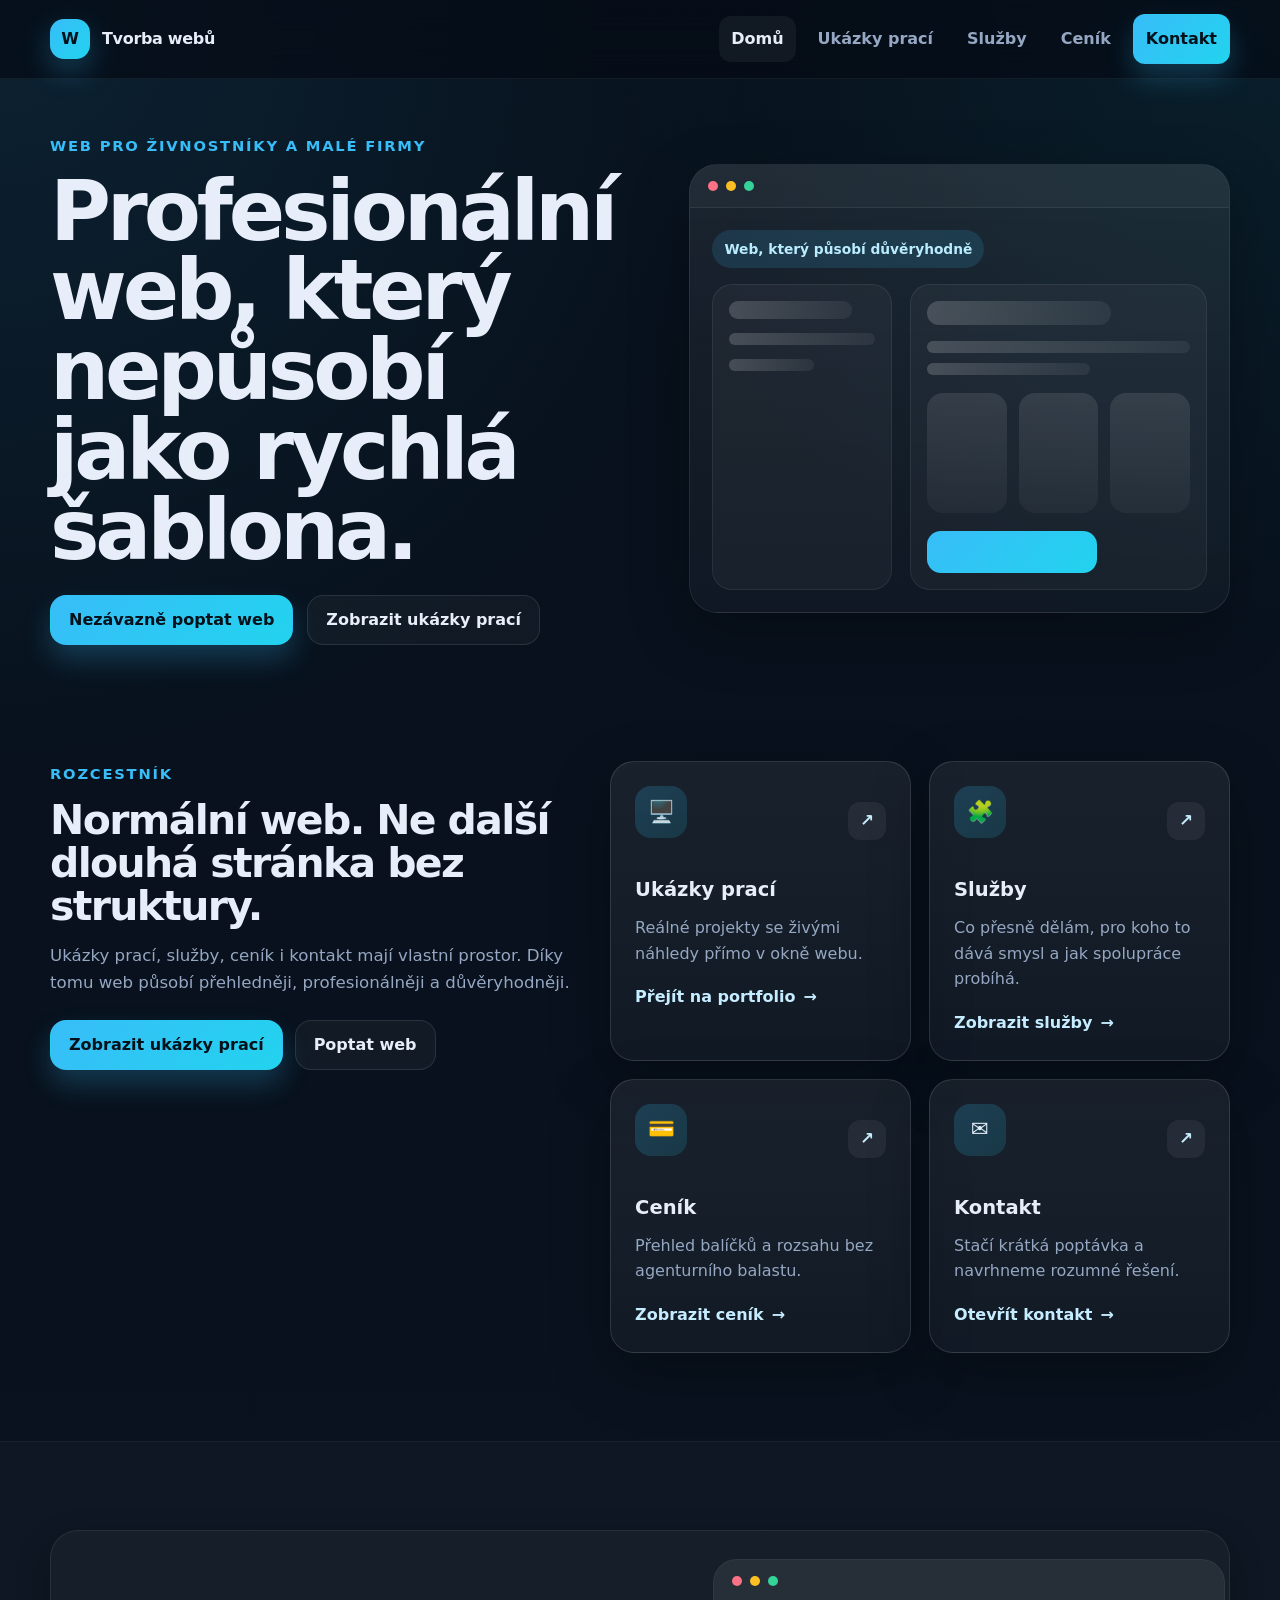
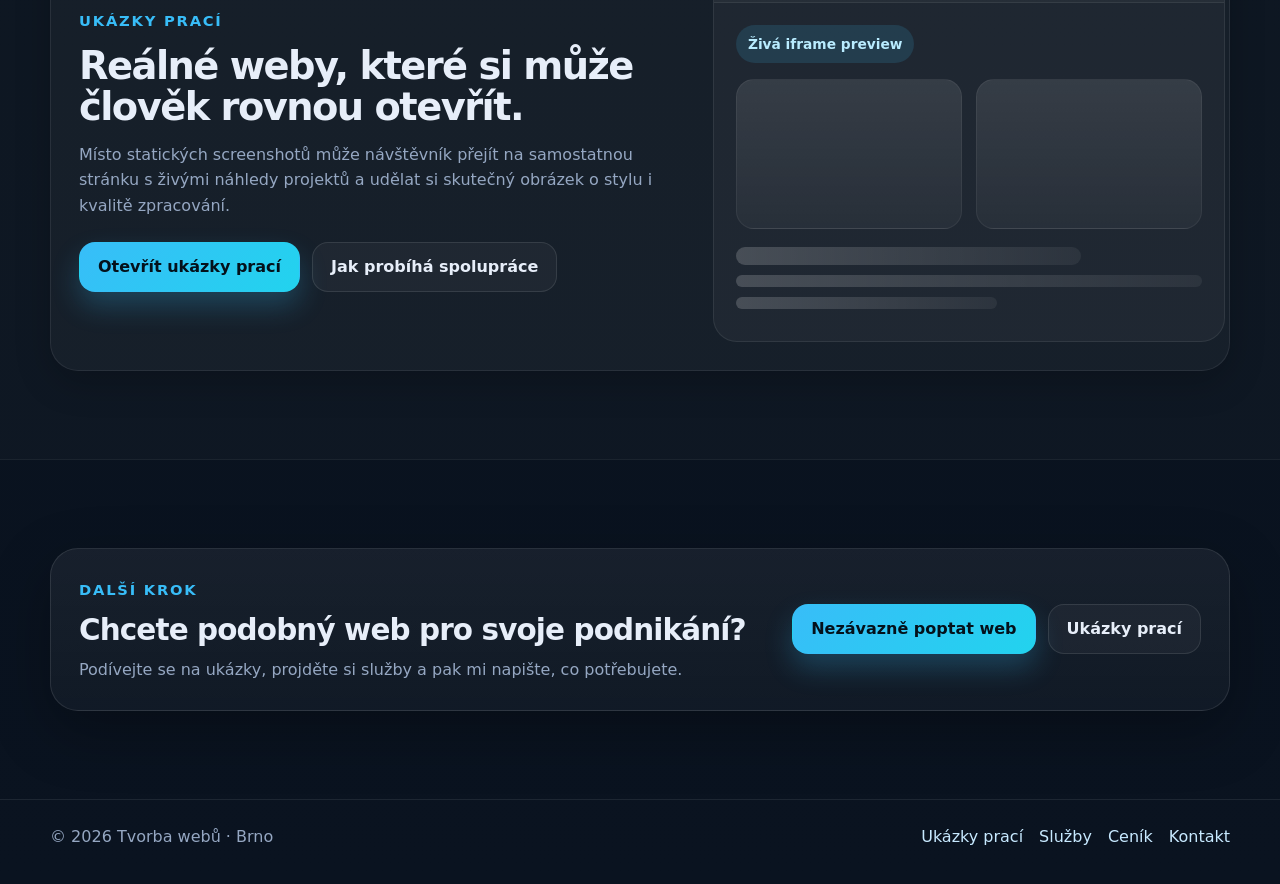
<file: index.html>
<!doctype html>
<html lang="cs">
<head>
  <meta charset="utf-8" />
  <meta name="viewport" content="width=device-width, initial-scale=1" />
  <title>Tvorba webů — moderní web bez zbytečností</title>
  <meta name="description" content="Tvořím přehledné a rychlé weby pro živnostníky a malé firmy. Moderní vzhled, jasná struktura a jednoduchá spolupráce." />
  <meta name="theme-color" content="#38bdf8" />
  <meta property="og:title" content="Tvorba webů — moderní web bez zbytečností" />
  <meta property="og:description" content="Rychlé a profesionální weby pro malé podnikání. Přehledně, bez zbytečných komplikací." />
  <meta property="og:type" content="website" />
  <meta property="og:url" content="https://xaspi7.github.io/Web-na-Zakazku/" />
  <meta property="og:image" content="https://xaspi7.github.io/Web-na-Zakazku/og-image.jpg" />
  <link rel="stylesheet" href="./styles/main.css" />
</head>
<body>
  <header class="site-header">
    <div class="container nav">
      <a href="./index.html" class="brand" aria-label="Domů">
        <span class="brand-mark">W</span>
        <span>Tvorba webů</span>
      </a>

      <button class="nav-toggle" id="nav-toggle" aria-label="Menu" aria-expanded="false" aria-controls="nav-menu">
        <span></span><span></span><span></span>
      </button>

      <nav class="nav-menu" id="nav-menu">
        <a href="./index.html" class="is-active">Domů</a>
        <a href="./ukazky-praci.html">Ukázky prací</a>
        <a href="./sluzby.html">Služby</a>
        <a href="./cenik.html">Ceník</a>
        <a href="./kontakt.html" class="btn btn-primary nav-btn">Kontakt</a>
      </nav>
    </div>
  </header>

  <main>
    <section class="hero section">
      <div class="container hero-grid">
        <div class="hero-copy">
          <div class="eyebrow">Web pro živnostníky a malé firmy</div>
          <h1>Profesionální web, který nepůsobí jako rychlá šablona.</h1>

          <div class="hero-actions">
            <a class="btn btn-primary" href="./kontakt.html">Nezávazně poptat web</a>
            <a class="btn btn-secondary" href="./ukazky-praci.html">Zobrazit ukázky prací</a>
          </div>
        </div>

        <div class="hero-preview-card reveal">
          <div class="browser-top">
            <span></span><span></span><span></span>
          </div>
          <div class="hero-preview-mock">
            <div class="mock-badge">Web, který působí důvěryhodně</div>
            <div class="mock-layout">
              <div class="mock-sidebar">
                <div class="mock-line lg"></div>
                <div class="mock-line"></div>
                <div class="mock-line sm"></div>
              </div>
              <div class="mock-main">
                <div class="mock-title"></div>
                <div class="mock-text"></div>
                <div class="mock-text short"></div>
                <div class="mock-grid">
                  <div class="mock-card"></div>
                  <div class="mock-card"></div>
                  <div class="mock-card"></div>
                </div>
                <div class="mock-button"></div>
              </div>
            </div>
          </div>
        </div>
      </div>
    </section>

    <section class="section home-portal-section">
      <div class="container home-portal-layout">
        <div class="home-portal-intro reveal">
          <div class="section-kicker">Rozcestník</div>
          <h2>Normální web. Ne další dlouhá stránka bez struktury.</h2>
          <p>
            Ukázky prací, služby, ceník i kontakt mají vlastní prostor.
            Díky tomu web působí přehledněji, profesionálněji a důvěryhodněji.
          </p>

          <div class="home-portal-actions">
            <a class="btn btn-primary" href="./ukazky-praci.html">Zobrazit ukázky prací</a>
            <a class="btn btn-secondary" href="./kontakt.html">Poptat web</a>
          </div>
        </div>

        <div class="home-portal-grid">
          <a href="./ukazky-praci.html" class="home-portal-card reveal">
            <div class="home-portal-top">
              <div class="portal-icon">🖥️</div>
              <div class="portal-arrow">↗</div>
            </div>
            <h3>Ukázky prací</h3>
            <p>Reálné projekty se živými náhledy přímo v okně webu.</p>
            <span class="text-link">Přejít na portfolio</span>
          </a>

          <a href="./sluzby.html" class="home-portal-card reveal">
            <div class="home-portal-top">
              <div class="portal-icon">🧩</div>
              <div class="portal-arrow">↗</div>
            </div>
            <h3>Služby</h3>
            <p>Co přesně dělám, pro koho to dává smysl a jak spolupráce probíhá.</p>
            <span class="text-link">Zobrazit služby</span>
          </a>

          <a href="./cenik.html" class="home-portal-card reveal">
            <div class="home-portal-top">
              <div class="portal-icon">💳</div>
              <div class="portal-arrow">↗</div>
            </div>
            <h3>Ceník</h3>
            <p>Přehled balíčků a rozsahu bez agenturního balastu.</p>
            <span class="text-link">Zobrazit ceník</span>
          </a>

          <a href="./kontakt.html" class="home-portal-card reveal">
            <div class="home-portal-top">
              <div class="portal-icon">✉️</div>
              <div class="portal-arrow">↗</div>
            </div>
            <h3>Kontakt</h3>
            <p>Stačí krátká poptávka a navrhneme rozumné řešení.</p>
            <span class="text-link">Otevřít kontakt</span>
          </a>
        </div>
      </div>
    </section>

    <section class="section section-soft">
      <div class="container showcase-teaser reveal">
        <div class="showcase-teaser-copy">
          <div class="section-kicker">Ukázky prací</div>
          <h2>Reálné weby, které si může člověk rovnou otevřít.</h2>
          <p>
            Místo statických screenshotů může návštěvník přejít na samostatnou stránku
            s živými náhledy projektů a udělat si skutečný obrázek o stylu i kvalitě zpracování.
          </p>

          <div class="showcase-teaser-actions">
            <a class="btn btn-primary" href="./ukazky-praci.html">Otevřít ukázky prací</a>
            <a class="btn btn-secondary" href="./sluzby.html">Jak probíhá spolupráce</a>
          </div>
        </div>

        <div class="showcase-mini-browser">
          <div class="browser-top">
            <span></span><span></span><span></span>
          </div>
          <div class="showcase-mini-body">
            <div class="showcase-mini-label">Živá iframe preview</div>
            <div class="showcase-mini-grid">
              <div class="showcase-mini-box"></div>
              <div class="showcase-mini-box"></div>
            </div>
            <div class="showcase-mini-line lg"></div>
            <div class="showcase-mini-line"></div>
            <div class="showcase-mini-line short"></div>
          </div>
        </div>
      </div>
    </section>

    <section class="section">
      <div class="container cta-panel">
        <div>
          <div class="section-kicker">Další krok</div>
          <h2>Chcete podobný web pro svoje podnikání?</h2>
          <p>Podívejte se na ukázky, projděte si služby a pak mi napište, co potřebujete.</p>
        </div>
        <div class="cta-panel-actions">
          <a class="btn btn-primary" href="./kontakt.html">Nezávazně poptat web</a>
          <a class="btn btn-secondary" href="./ukazky-praci.html">Ukázky prací</a>
        </div>
      </div>
    </section>
  </main>

  <footer class="site-footer">
    <div class="container footer-inner">
      <div>© <span id="year"></span> Tvorba webů · Brno</div>
      <div class="footer-links">
        <a href="./ukazky-praci.html">Ukázky prací</a>
        <a href="./sluzby.html">Služby</a>
        <a href="./cenik.html">Ceník</a>
        <a href="./kontakt.html">Kontakt</a>
      </div>
    </div>
  </footer>

  <button class="scroll-top" id="scroll-top" aria-label="Zpět nahoru">↑</button>
  <script src="./scripts/main.js"></script>
</body>
</html>
</file>
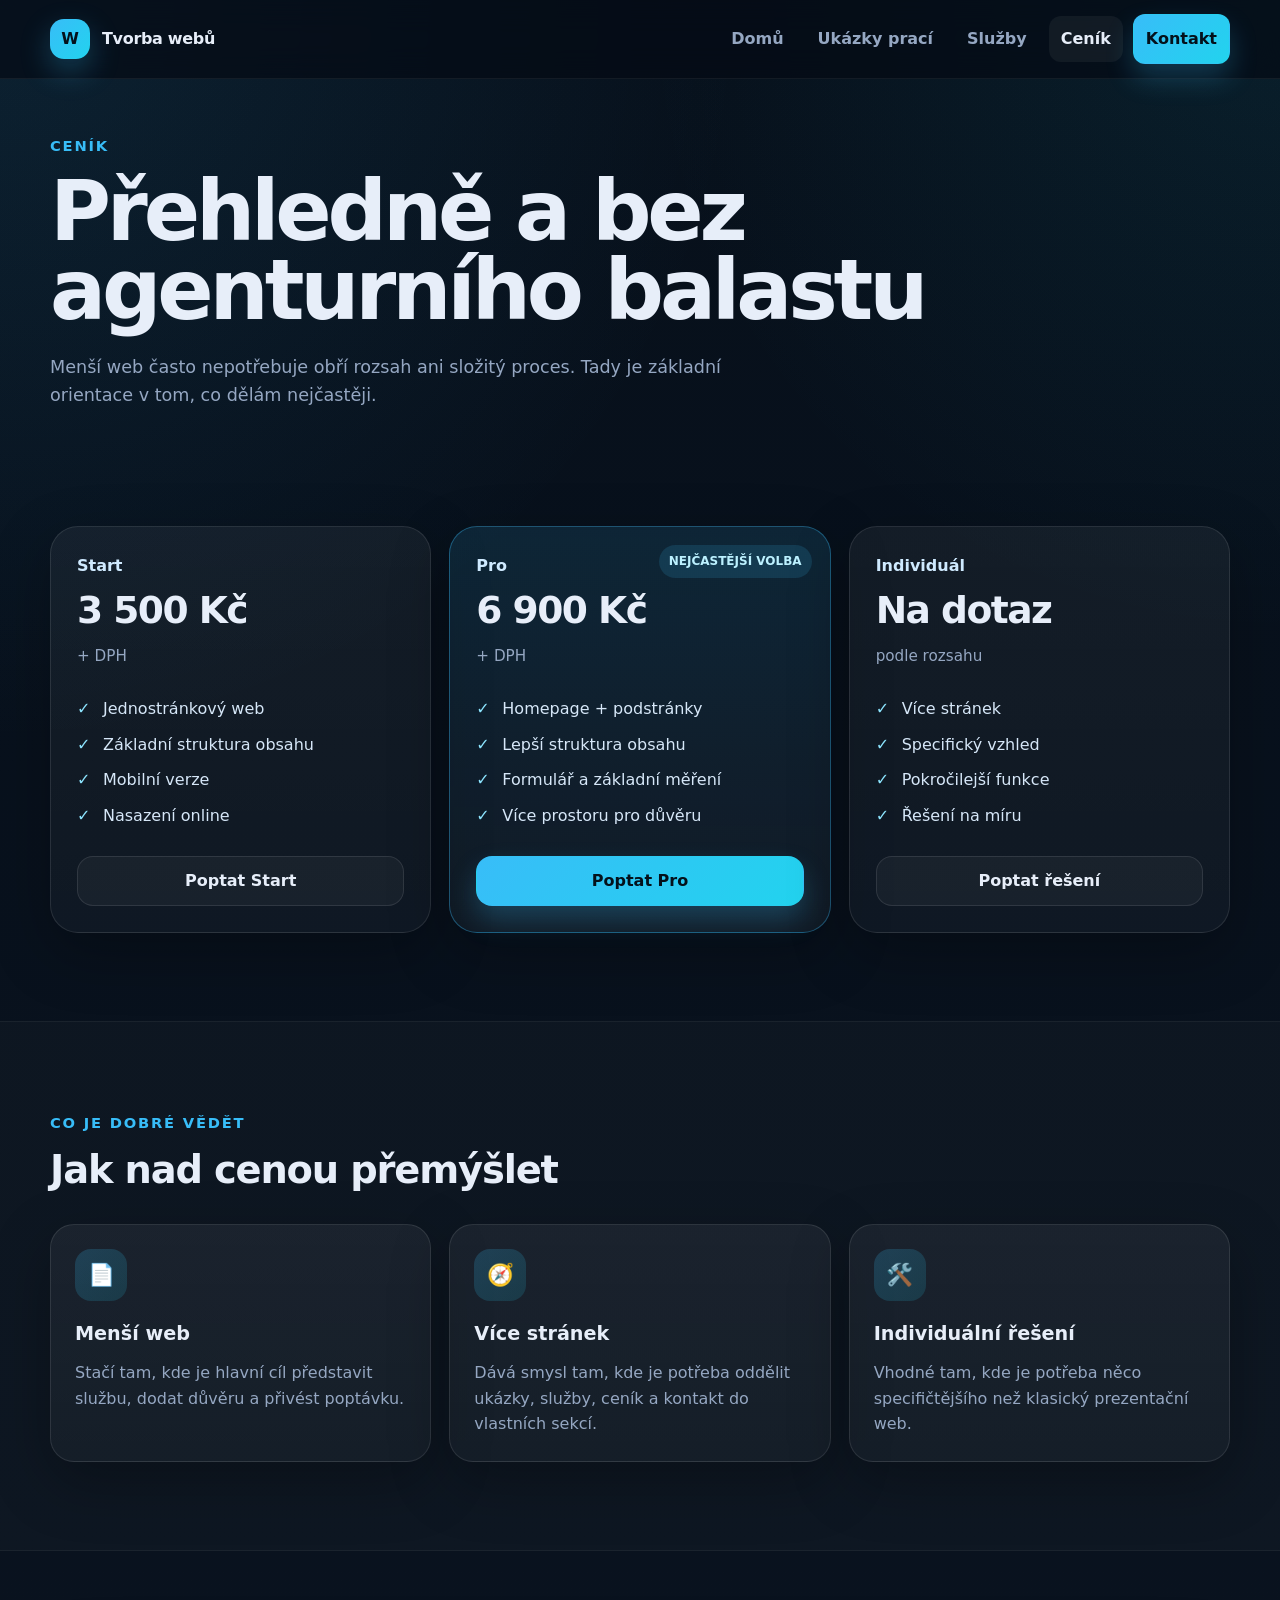
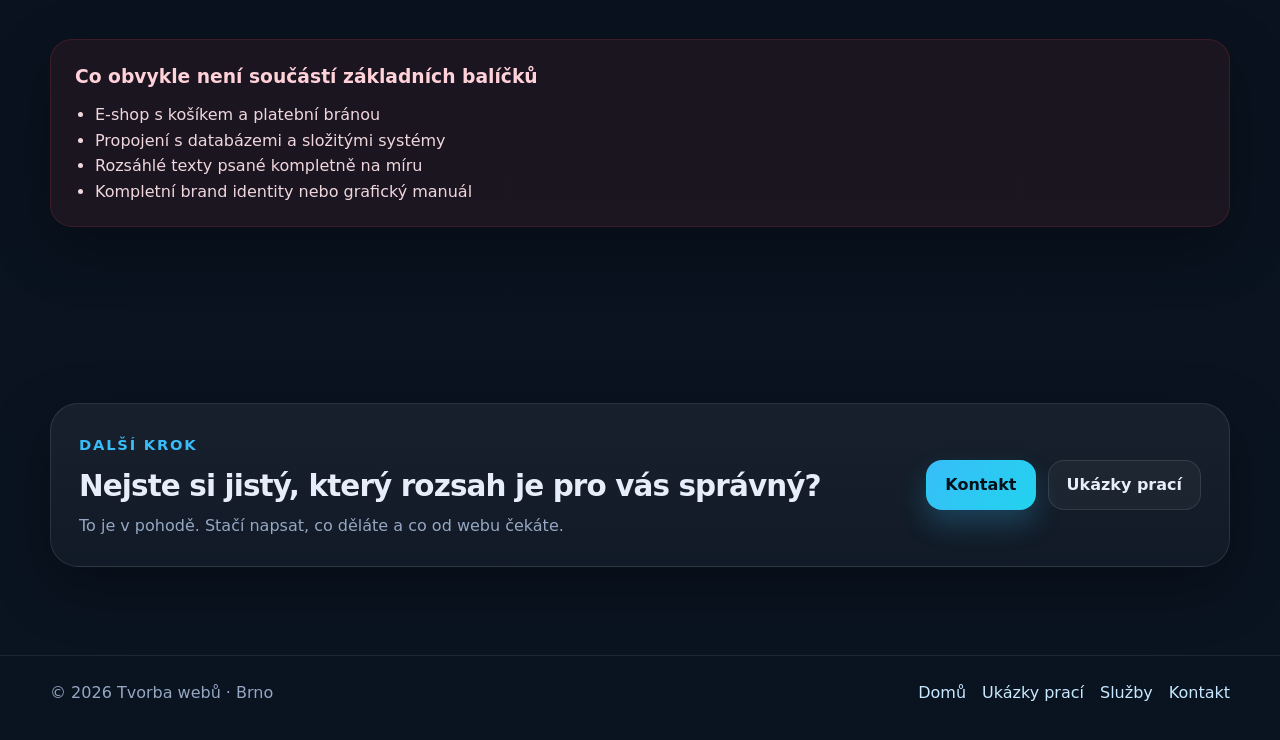
<file: cenik.html>
<!doctype html>
<html lang="cs">
<head>
  <meta charset="utf-8" />
  <meta name="viewport" content="width=device-width, initial-scale=1" />
  <title>Ceník — Tvorba webů</title>
  <meta name="description" content="Přehled balíčků a rozsahu webu. Jednoduše, srozumitelně a bez zbytečného balastu." />
  <meta name="theme-color" content="#38bdf8" />
  <link rel="stylesheet" href="./styles/main.css" />
</head>
<body>
  <header class="site-header">
    <div class="container nav">
      <a href="./index.html" class="brand" aria-label="Domů">
        <span class="brand-mark">W</span>
        <span>Tvorba webů</span>
      </a>

      <button class="nav-toggle" id="nav-toggle" aria-label="Menu" aria-expanded="false" aria-controls="nav-menu">
        <span></span><span></span><span></span>
      </button>

      <nav class="nav-menu" id="nav-menu">
        <a href="./index.html">Domů</a>
        <a href="./ukazky-praci.html">Ukázky prací</a>
        <a href="./sluzby.html">Služby</a>
        <a href="./cenik.html" class="is-active">Ceník</a>
        <a href="./kontakt.html" class="btn btn-primary nav-btn">Kontakt</a>
      </nav>
    </div>
  </header>

  <main>
    <section class="section page-hero">
      <div class="container page-hero-inner">
        <div>
          <div class="section-kicker">Ceník</div>
          <h1>Přehledně a bez agenturního balastu</h1>
          <p class="page-lead">
            Menší web často nepotřebuje obří rozsah ani složitý proces.
            Tady je základní orientace v tom, co dělám nejčastěji.
          </p>
        </div>
      </div>
    </section>

    <section class="section">
      <div class="container">
        <div class="pricing-grid">
          <article class="pricing-card reveal">
            <div class="pricing-label">Start</div>
            <div class="pricing-price">3 500 Kč</div>
            <div class="pricing-note">+ DPH</div>
            <ul class="pricing-list">
              <li>Jednostránkový web</li>
              <li>Základní struktura obsahu</li>
              <li>Mobilní verze</li>
              <li>Nasazení online</li>
            </ul>
            <a href="./kontakt.html" class="btn btn-secondary">Poptat Start</a>
          </article>

          <article class="pricing-card pricing-card-featured reveal">
            <div class="pricing-badge">Nejčastější volba</div>
            <div class="pricing-label">Pro</div>
            <div class="pricing-price">6 900 Kč</div>
            <div class="pricing-note">+ DPH</div>
            <ul class="pricing-list">
              <li>Homepage + podstránky</li>
              <li>Lepší struktura obsahu</li>
              <li>Formulář a základní měření</li>
              <li>Více prostoru pro důvěru</li>
            </ul>
            <a href="./kontakt.html" class="btn btn-primary">Poptat Pro</a>
          </article>

          <article class="pricing-card reveal">
            <div class="pricing-label">Individuál</div>
            <div class="pricing-price">Na dotaz</div>
            <div class="pricing-note">podle rozsahu</div>
            <ul class="pricing-list">
              <li>Více stránek</li>
              <li>Specifický vzhled</li>
              <li>Pokročilejší funkce</li>
              <li>Řešení na míru</li>
            </ul>
            <a href="./kontakt.html" class="btn btn-secondary">Poptat řešení</a>
          </article>
        </div>
      </div>
    </section>

    <section class="section section-soft">
      <div class="container">
        <div class="section-head">
          <div class="section-kicker">Co je dobré vědět</div>
          <h2>Jak nad cenou přemýšlet</h2>
        </div>

        <div class="feature-grid">
          <article class="feature-card reveal">
            <div class="feature-icon">📄</div>
            <h3>Menší web</h3>
            <p>Stačí tam, kde je hlavní cíl představit službu, dodat důvěru a přivést poptávku.</p>
          </article>
          <article class="feature-card reveal">
            <div class="feature-icon">🧭</div>
            <h3>Více stránek</h3>
            <p>Dává smysl tam, kde je potřeba oddělit ukázky, služby, ceník a kontakt do vlastních sekcí.</p>
          </article>
          <article class="feature-card reveal">
            <div class="feature-icon">🛠️</div>
            <h3>Individuální řešení</h3>
            <p>Vhodné tam, kde je potřeba něco specifičtějšího než klasický prezentační web.</p>
          </article>
        </div>
      </div>
    </section>

    <section class="section">
      <div class="container info-panel reveal">
        <h3>Co obvykle není součástí základních balíčků</h3>
        <ul>
          <li>E-shop s košíkem a platební bránou</li>
          <li>Propojení s databázemi a složitými systémy</li>
          <li>Rozsáhlé texty psané kompletně na míru</li>
          <li>Kompletní brand identity nebo grafický manuál</li>
        </ul>
      </div>
    </section>

    <section class="section">
      <div class="container cta-panel">
        <div>
          <div class="section-kicker">Další krok</div>
          <h2>Nejste si jistý, který rozsah je pro vás správný?</h2>
          <p>To je v pohodě. Stačí napsat, co děláte a co od webu čekáte.</p>
        </div>
        <div class="cta-panel-actions">
          <a class="btn btn-primary" href="./kontakt.html">Kontakt</a>
          <a class="btn btn-secondary" href="./ukazky-praci.html">Ukázky prací</a>
        </div>
      </div>
    </section>
  </main>

  <footer class="site-footer">
    <div class="container footer-inner">
      <div>© <span id="year"></span> Tvorba webů · Brno</div>
      <div class="footer-links">
        <a href="./index.html">Domů</a>
        <a href="./ukazky-praci.html">Ukázky prací</a>
        <a href="./sluzby.html">Služby</a>
        <a href="./kontakt.html">Kontakt</a>
      </div>
    </div>
  </footer>

  <button class="scroll-top" id="scroll-top" aria-label="Zpět nahoru">↑</button>
  <script src="./scripts/main.js"></script>
</body>
</html>
</file>
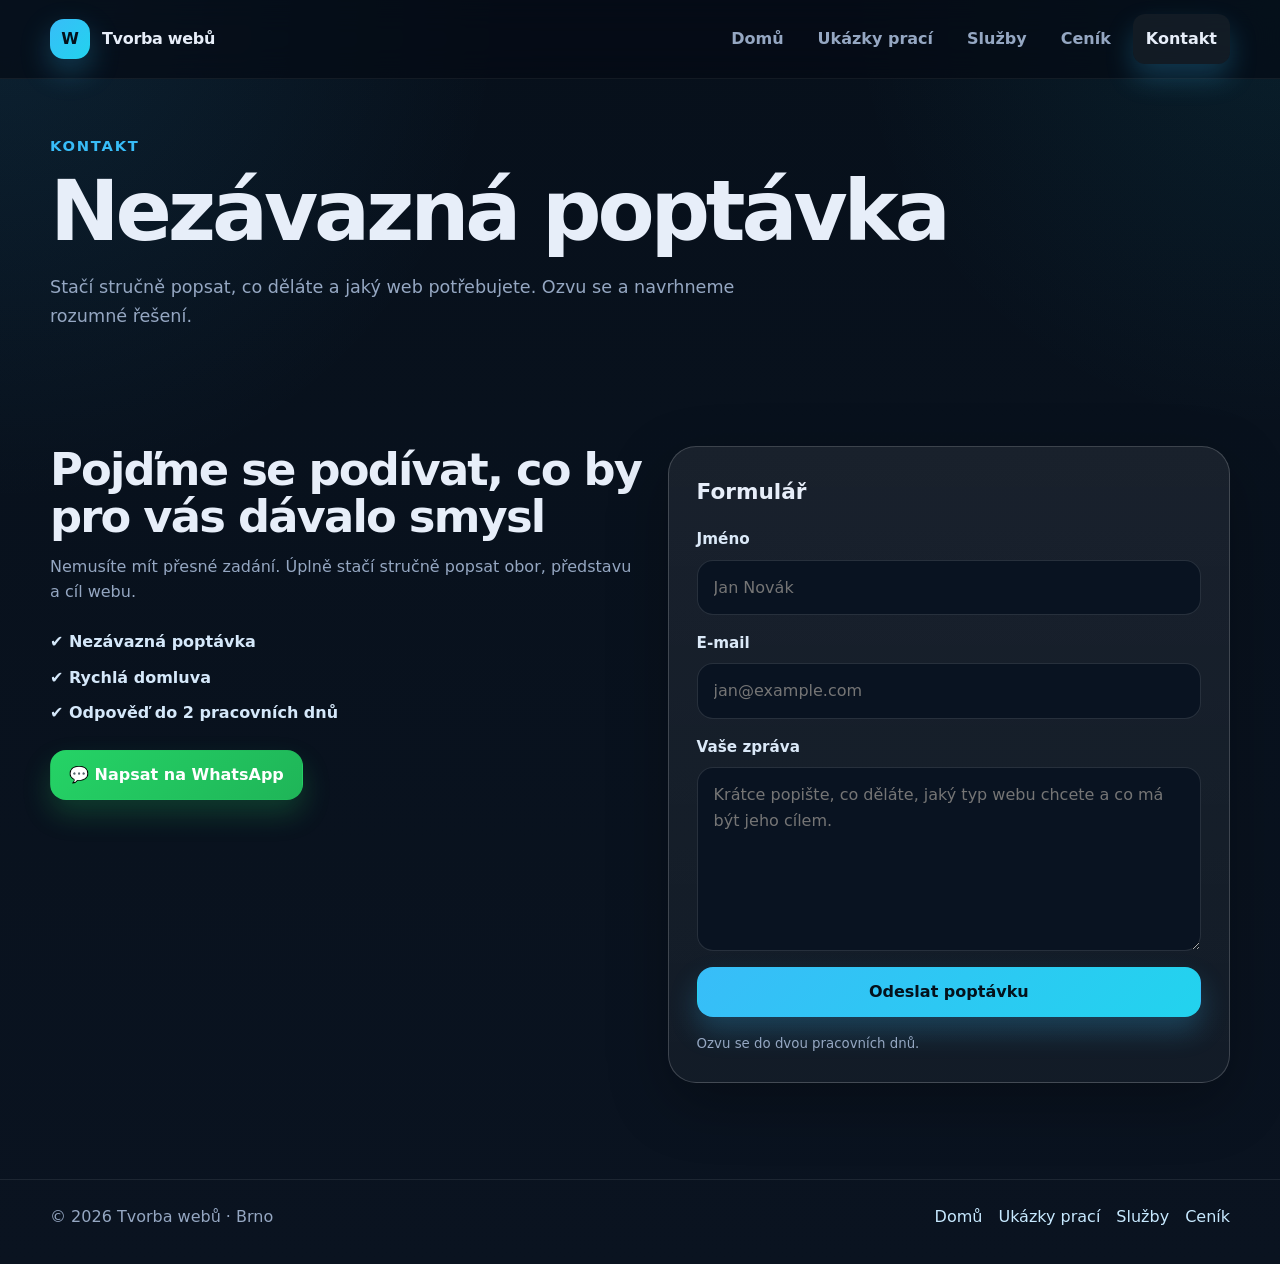
<file: kontakt.html>
<!doctype html>
<html lang="cs">
<head>
  <meta charset="utf-8" />
  <meta name="viewport" content="width=device-width, initial-scale=1" />
  <title>Kontakt — Tvorba webů</title>
  <meta name="description" content="Nezávazná poptávka webu. Napište mi stručně, co potřebujete, a ozvu se zpět." />
  <meta name="theme-color" content="#38bdf8" />
  <link rel="stylesheet" href="./styles/main.css" />
</head>
<body>
  <header class="site-header">
    <div class="container nav">
      <a href="./index.html" class="brand" aria-label="Domů">
        <span class="brand-mark">W</span>
        <span>Tvorba webů</span>
      </a>

      <button class="nav-toggle" id="nav-toggle" aria-label="Menu" aria-expanded="false" aria-controls="nav-menu">
        <span></span><span></span><span></span>
      </button>

      <nav class="nav-menu" id="nav-menu">
        <a href="./index.html">Domů</a>
        <a href="./ukazky-praci.html">Ukázky prací</a>
        <a href="./sluzby.html">Služby</a>
        <a href="./cenik.html">Ceník</a>
        <a href="./kontakt.html" class="btn btn-primary nav-btn is-active">Kontakt</a>
      </nav>
    </div>
  </header>

  <main>
    <section class="section page-hero">
      <div class="container page-hero-inner">
        <div>
          <div class="section-kicker">Kontakt</div>
          <h1>Nezávazná poptávka</h1>
          <p class="page-lead">
            Stačí stručně popsat, co děláte a jaký web potřebujete.
            Ozvu se a navrhneme rozumné řešení.
          </p>
        </div>
      </div>
    </section>

    <section class="section contact-section">
      <div class="container contact-wrap">
        <div class="contact-copy">
          <h2>Pojďme se podívat, co by pro vás dávalo smysl</h2>
          <p>
            Nemusíte mít přesné zadání. Úplně stačí stručně popsat obor, představu a cíl webu.
          </p>

          <div class="contact-points">
            <div>✔ Nezávazná poptávka</div>
            <div>✔ Rychlá domluva</div>
            <div>✔ Odpověď do 2 pracovních dnů</div>
          </div>

          <a
            href="https://wa.me/420605997843?text=Ahoj%2C%20m%C3%A1m%20z%C3%A1jem%20o%20web"
            class="btn btn-whatsapp"
            target="_blank"
            rel="noopener"
          >
            💬 Napsat na WhatsApp
          </a>
        </div>

        <div class="contact-card" id="contact-card">
          <h3>Formulář</h3>

          <form id="contact-form" class="contact-form" method="POST">
            <input type="hidden" name="access_key" value="e9fa988d-3071-483d-b41d-33971235366a" />
            <input type="hidden" name="subject" value="Nová poptávka z webu Tvorba webů" />
            <input type="hidden" name="from_name" value="Tvorba webů – formulář" />
            <input type="checkbox" name="botcheck" style="display:none" />

            <label>
              <span>Jméno</span>
              <input required name="name" placeholder="Jan Novák" />
            </label>

            <label>
              <span>E-mail</span>
              <input required type="email" name="email" placeholder="jan@example.com" />
            </label>

            <label>
              <span>Vaše zpráva</span>
              <textarea name="message" rows="6" placeholder="Krátce popište, co děláte, jaký typ webu chcete a co má být jeho cílem."></textarea>
            </label>

            <button id="submit-btn" class="btn btn-primary" type="submit">Odeslat poptávku</button>
            <small>Ozvu se do dvou pracovních dnů.</small>
          </form>
        </div>
      </div>
    </section>
  </main>

  <footer class="site-footer">
    <div class="container footer-inner">
      <div>© <span id="year"></span> Tvorba webů · Brno</div>
      <div class="footer-links">
        <a href="./index.html">Domů</a>
        <a href="./ukazky-praci.html">Ukázky prací</a>
        <a href="./sluzby.html">Služby</a>
        <a href="./cenik.html">Ceník</a>
      </div>
    </div>
  </footer>

  <button class="scroll-top" id="scroll-top" aria-label="Zpět nahoru">↑</button>
  <script src="./scripts/main.js"></script>
</body>
</html>
</file>
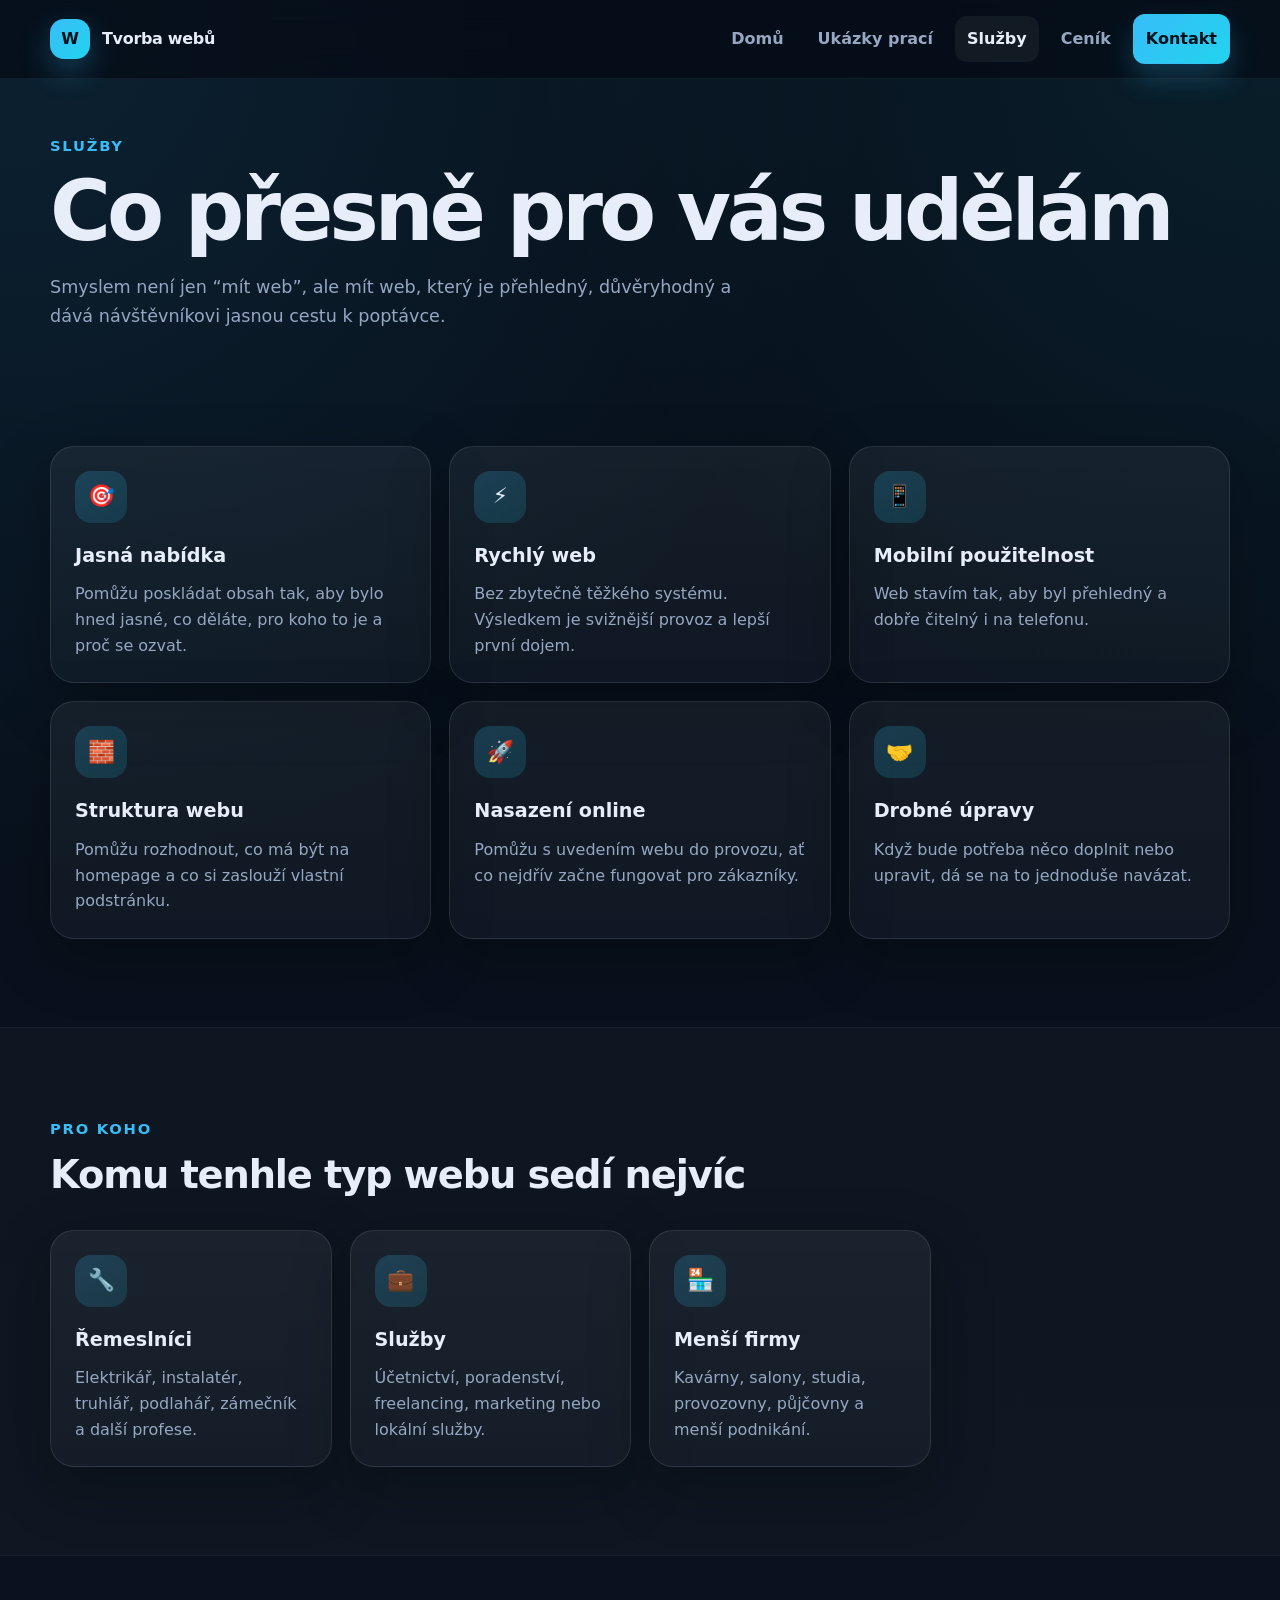
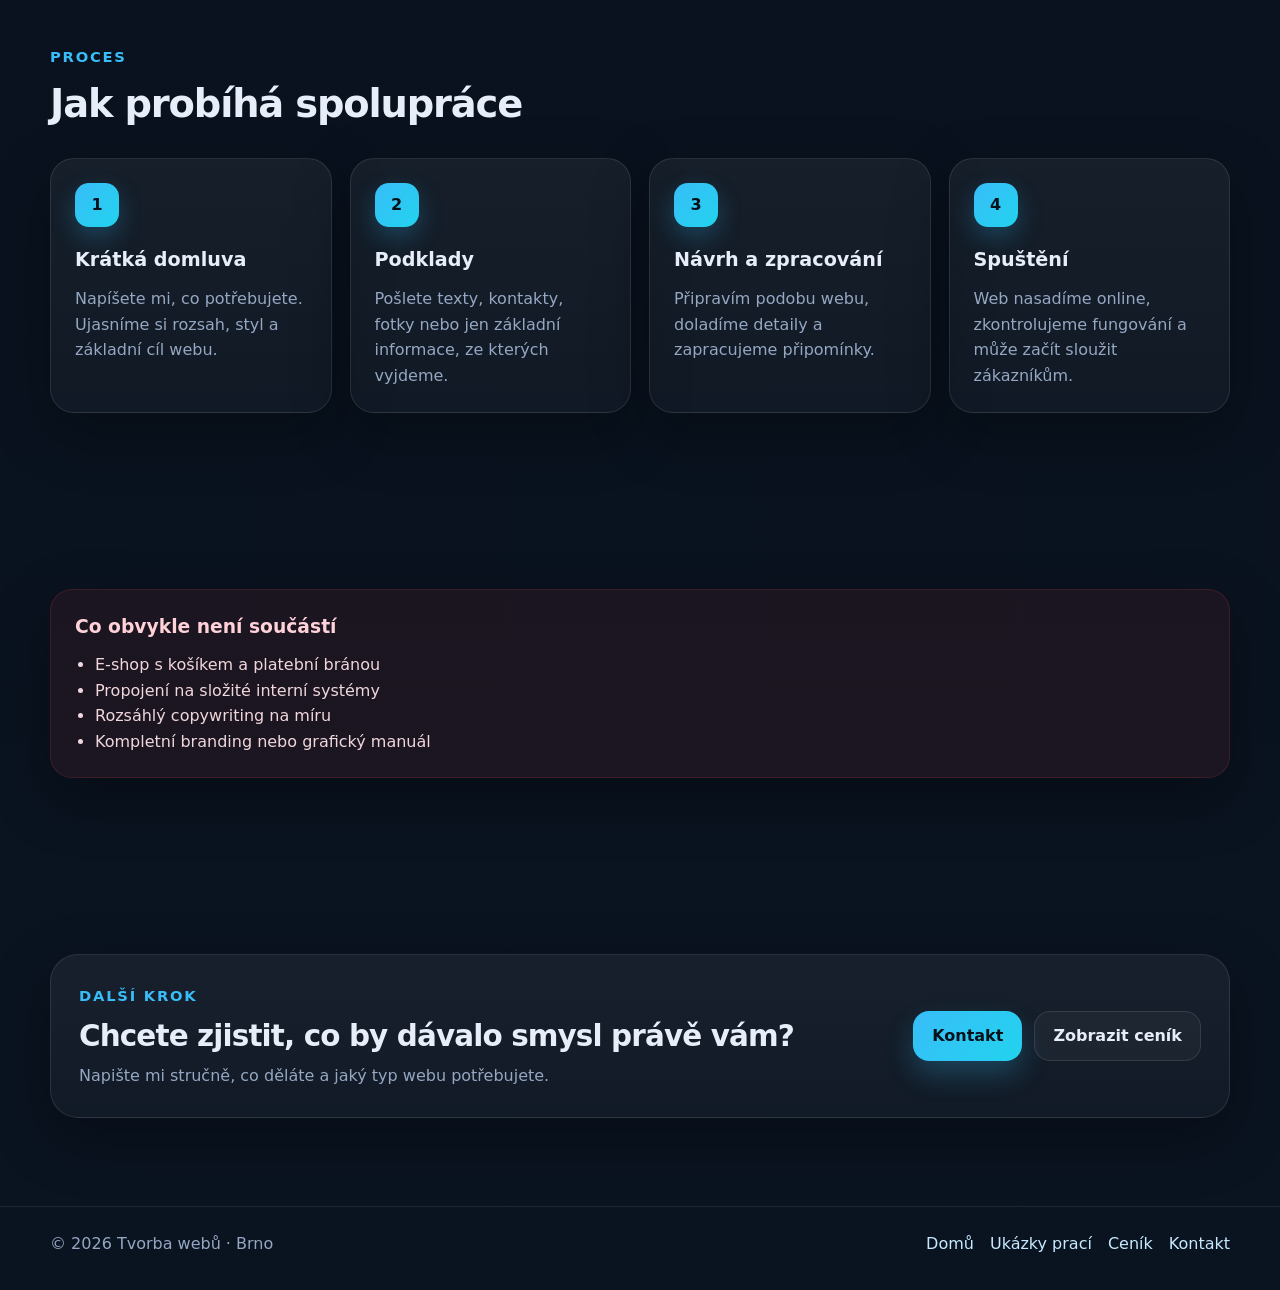
<file: sluzby.html>
<!doctype html>
<html lang="cs">
<head>
  <meta charset="utf-8" />
  <meta name="viewport" content="width=device-width, initial-scale=1" />
  <title>Služby — Tvorba webů</title>
  <meta name="description" content="Co přesně nabízím, pro koho je web vhodný a jak spolupráce probíhá." />
  <meta name="theme-color" content="#38bdf8" />
  <link rel="stylesheet" href="./styles/main.css" />
</head>
<body>
  <header class="site-header">
    <div class="container nav">
      <a href="./index.html" class="brand" aria-label="Domů">
        <span class="brand-mark">W</span>
        <span>Tvorba webů</span>
      </a>

      <button class="nav-toggle" id="nav-toggle" aria-label="Menu" aria-expanded="false" aria-controls="nav-menu">
        <span></span><span></span><span></span>
      </button>

      <nav class="nav-menu" id="nav-menu">
        <a href="./index.html">Domů</a>
        <a href="./ukazky-praci.html">Ukázky prací</a>
        <a href="./sluzby.html" class="is-active">Služby</a>
        <a href="./cenik.html">Ceník</a>
        <a href="./kontakt.html" class="btn btn-primary nav-btn">Kontakt</a>
      </nav>
    </div>
  </header>

  <main>
    <section class="section page-hero">
      <div class="container page-hero-inner">
        <div>
          <div class="section-kicker">Služby</div>
          <h1>Co přesně pro vás udělám</h1>
          <p class="page-lead">
            Smyslem není jen “mít web”, ale mít web, který je přehledný, důvěryhodný
            a dává návštěvníkovi jasnou cestu k poptávce.
          </p>
        </div>
      </div>
    </section>

    <section class="section">
      <div class="container">
        <div class="feature-grid">
          <article class="feature-card reveal">
            <div class="feature-icon">🎯</div>
            <h3>Jasná nabídka</h3>
            <p>Pomůžu poskládat obsah tak, aby bylo hned jasné, co děláte, pro koho to je a proč se ozvat.</p>
          </article>
          <article class="feature-card reveal">
            <div class="feature-icon">⚡</div>
            <h3>Rychlý web</h3>
            <p>Bez zbytečně těžkého systému. Výsledkem je svižnější provoz a lepší první dojem.</p>
          </article>
          <article class="feature-card reveal">
            <div class="feature-icon">📱</div>
            <h3>Mobilní použitelnost</h3>
            <p>Web stavím tak, aby byl přehledný a dobře čitelný i na telefonu.</p>
          </article>
          <article class="feature-card reveal">
            <div class="feature-icon">🧱</div>
            <h3>Struktura webu</h3>
            <p>Pomůžu rozhodnout, co má být na homepage a co si zaslouží vlastní podstránku.</p>
          </article>
          <article class="feature-card reveal">
            <div class="feature-icon">🚀</div>
            <h3>Nasazení online</h3>
            <p>Pomůžu s uvedením webu do provozu, ať co nejdřív začne fungovat pro zákazníky.</p>
          </article>
          <article class="feature-card reveal">
            <div class="feature-icon">🤝</div>
            <h3>Drobné úpravy</h3>
            <p>Když bude potřeba něco doplnit nebo upravit, dá se na to jednoduše navázat.</p>
          </article>
        </div>
      </div>
    </section>

    <section class="section section-soft">
      <div class="container">
        <div class="section-head">
          <div class="section-kicker">Pro koho</div>
          <h2>Komu tenhle typ webu sedí nejvíc</h2>
        </div>

        <div class="portal-grid">
          <article class="portal-card reveal">
            <div class="portal-icon">🔧</div>
            <h3>Řemeslníci</h3>
            <p>Elektrikář, instalatér, truhlář, podlahář, zámečník a další profese.</p>
          </article>
          <article class="portal-card reveal">
            <div class="portal-icon">💼</div>
            <h3>Služby</h3>
            <p>Účetnictví, poradenství, freelancing, marketing nebo lokální služby.</p>
          </article>
          <article class="portal-card reveal">
            <div class="portal-icon">🏪</div>
            <h3>Menší firmy</h3>
            <p>Kavárny, salony, studia, provozovny, půjčovny a menší podnikání.</p>
          </article>
        </div>
      </div>
    </section>

    <section class="section">
      <div class="container">
        <div class="section-head">
          <div class="section-kicker">Proces</div>
          <h2>Jak probíhá spolupráce</h2>
        </div>

        <div class="steps-grid">
          <article class="step-card reveal">
            <div class="step-number">1</div>
            <h3>Krátká domluva</h3>
            <p>Napíšete mi, co potřebujete. Ujasníme si rozsah, styl a základní cíl webu.</p>
          </article>
          <article class="step-card reveal">
            <div class="step-number">2</div>
            <h3>Podklady</h3>
            <p>Pošlete texty, kontakty, fotky nebo jen základní informace, ze kterých vyjdeme.</p>
          </article>
          <article class="step-card reveal">
            <div class="step-number">3</div>
            <h3>Návrh a zpracování</h3>
            <p>Připravím podobu webu, doladíme detaily a zapracujeme připomínky.</p>
          </article>
          <article class="step-card reveal">
            <div class="step-number">4</div>
            <h3>Spuštění</h3>
            <p>Web nasadíme online, zkontrolujeme fungování a může začít sloužit zákazníkům.</p>
          </article>
        </div>
      </div>
    </section>

    <section class="section">
      <div class="container info-panel reveal">
        <h3>Co obvykle není součástí</h3>
        <ul>
          <li>E-shop s košíkem a platební bránou</li>
          <li>Propojení na složité interní systémy</li>
          <li>Rozsáhlý copywriting na míru</li>
          <li>Kompletní branding nebo grafický manuál</li>
        </ul>
      </div>
    </section>

    <section class="section">
      <div class="container cta-panel">
        <div>
          <div class="section-kicker">Další krok</div>
          <h2>Chcete zjistit, co by dávalo smysl právě vám?</h2>
          <p>Napište mi stručně, co děláte a jaký typ webu potřebujete.</p>
        </div>
        <div class="cta-panel-actions">
          <a class="btn btn-primary" href="./kontakt.html">Kontakt</a>
          <a class="btn btn-secondary" href="./cenik.html">Zobrazit ceník</a>
        </div>
      </div>
    </section>
  </main>

  <footer class="site-footer">
    <div class="container footer-inner">
      <div>© <span id="year"></span> Tvorba webů · Brno</div>
      <div class="footer-links">
        <a href="./index.html">Domů</a>
        <a href="./ukazky-praci.html">Ukázky prací</a>
        <a href="./cenik.html">Ceník</a>
        <a href="./kontakt.html">Kontakt</a>
      </div>
    </div>
  </footer>

  <button class="scroll-top" id="scroll-top" aria-label="Zpět nahoru">↑</button>
  <script src="./scripts/main.js"></script>
</body>
</html>
</file>
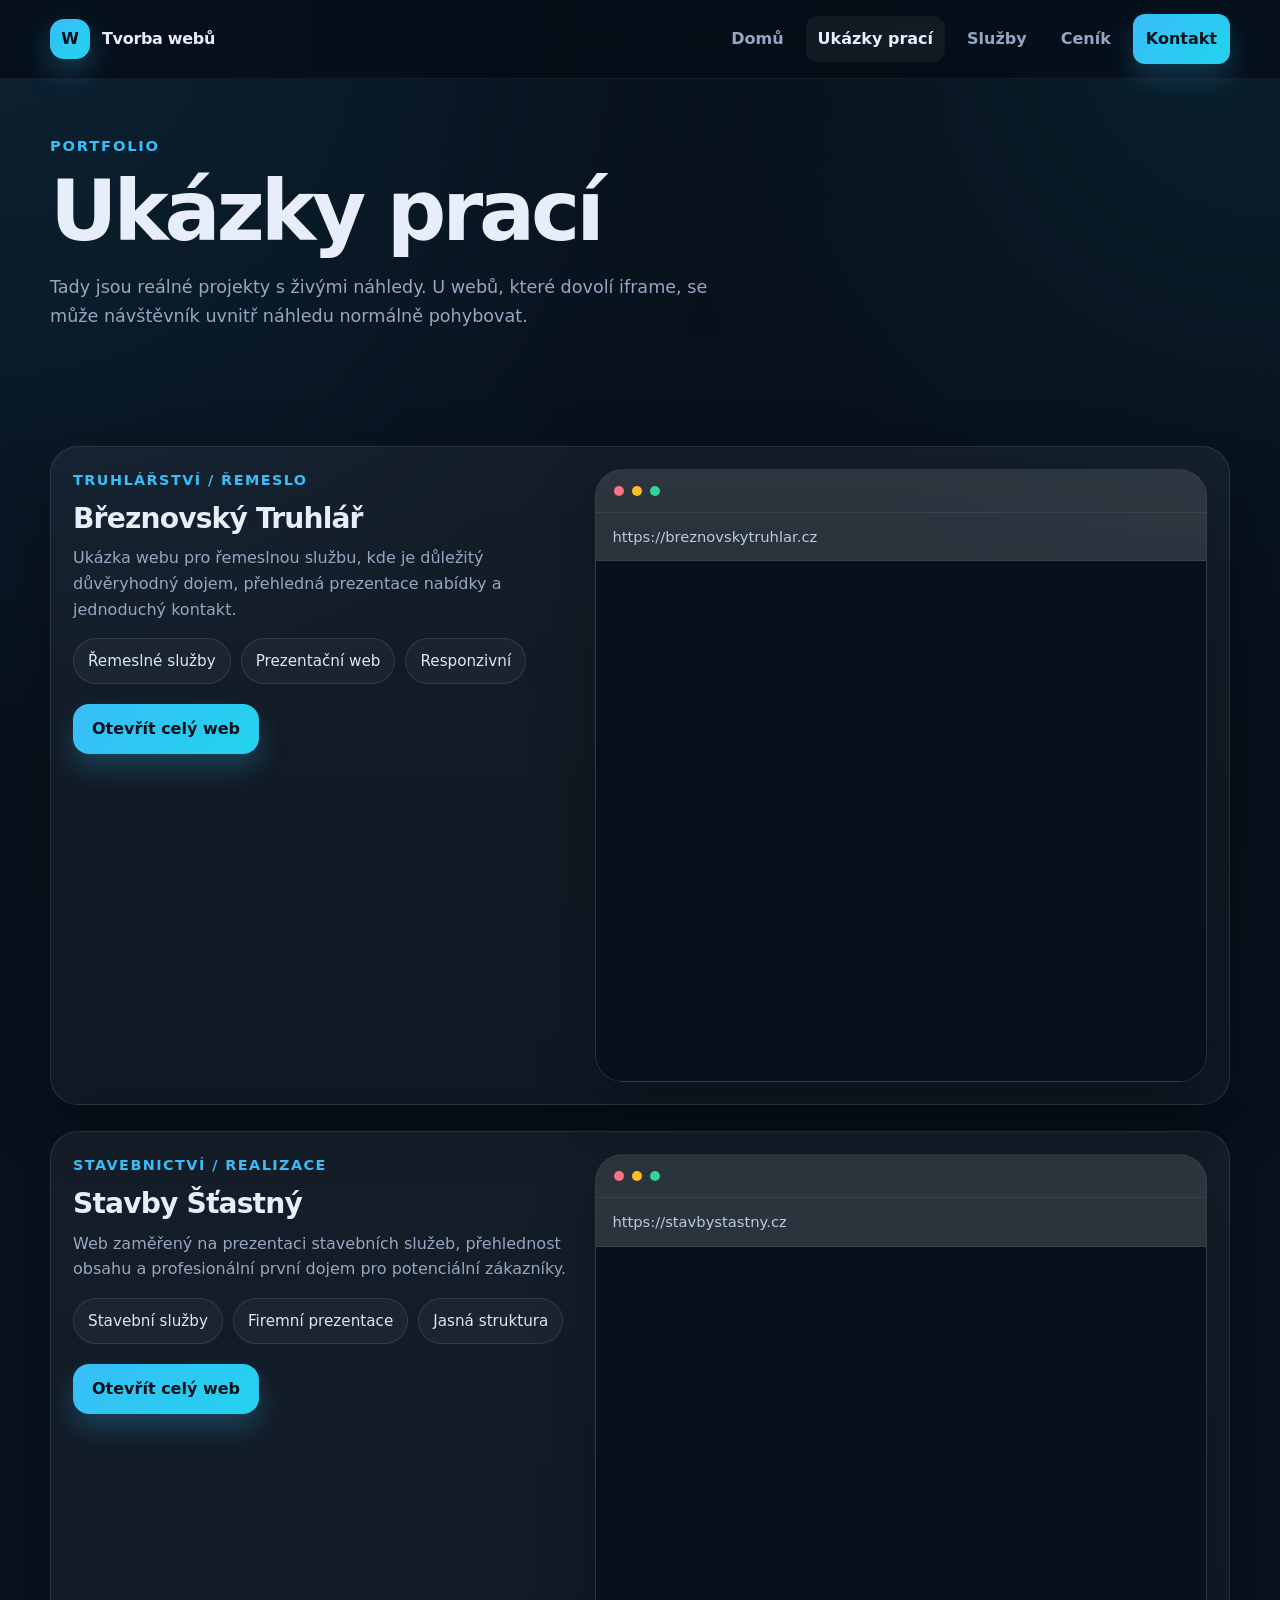
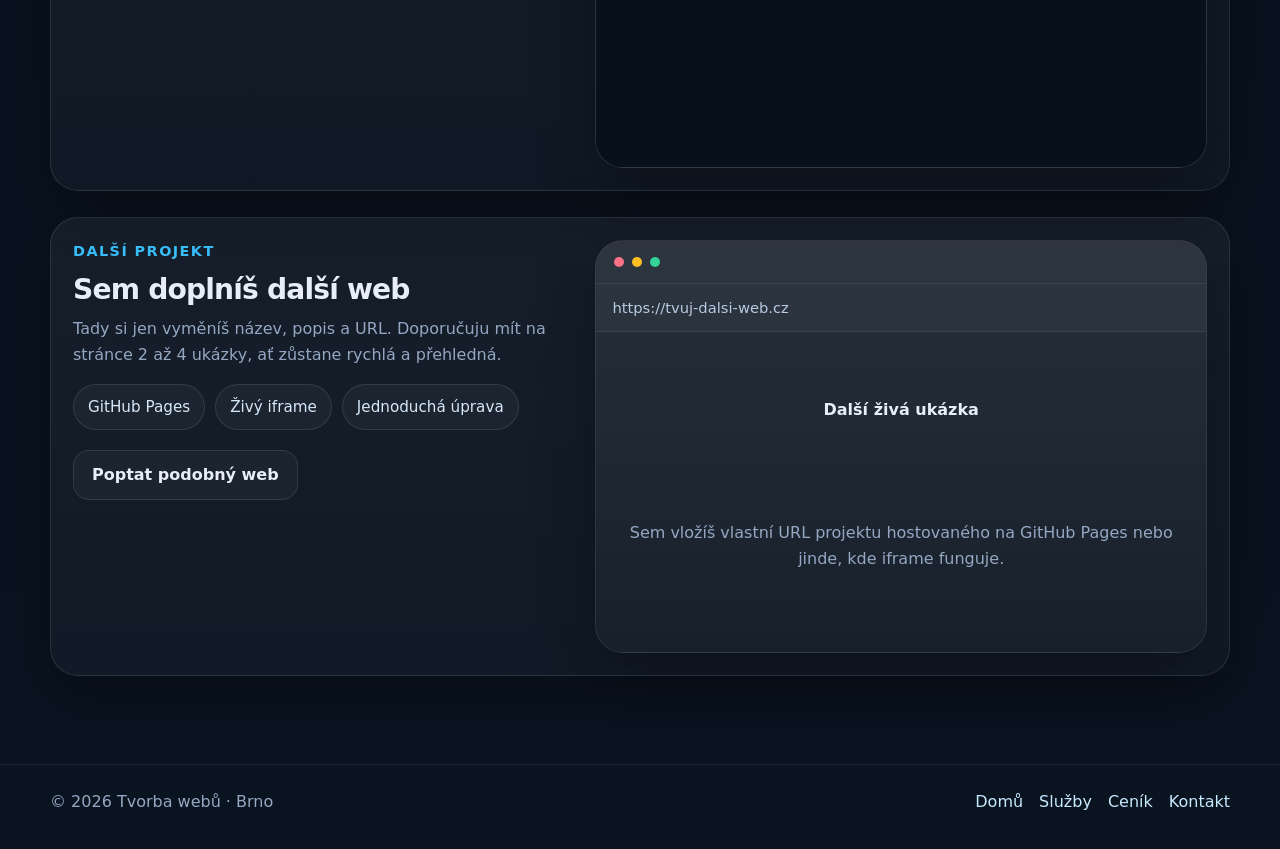
<file: ukazky-praci.html>
<!doctype html>
<html lang="cs">
<head>
  <meta charset="utf-8" />
  <meta name="viewport" content="width=device-width, initial-scale=1" />
  <title>Ukázky prací — Tvorba webů</title>
  <meta name="description" content="Vybrané ukázky webů včetně živých iframe náhledů. Reálné projekty, které si můžete rovnou otevřít." />
  <meta name="theme-color" content="#38bdf8" />
  <meta property="og:title" content="Ukázky prací — Tvorba webů" />
  <meta property="og:description" content="Reálné ukázky projektů se živými náhledy přímo ve webu." />
  <meta property="og:type" content="website" />
  <meta property="og:url" content="https://xaspi7.github.io/Web-na-Zakazku/ukazky-praci.html" />
  <meta property="og:image" content="https://xaspi7.github.io/Web-na-Zakazku/og-image.jpg" />
  <link rel="stylesheet" href="./styles/main.css" />
</head>
<body>
  <header class="site-header">
    <div class="container nav">
      <a href="./index.html" class="brand" aria-label="Domů">
        <span class="brand-mark">W</span>
        <span>Tvorba webů</span>
      </a>

      <button class="nav-toggle" id="nav-toggle" aria-label="Menu" aria-expanded="false" aria-controls="nav-menu">
        <span></span><span></span><span></span>
      </button>

      <nav class="nav-menu" id="nav-menu">
        <a href="./index.html">Domů</a>
        <a href="./ukazky-praci.html" class="is-active">Ukázky prací</a>
        <a href="./sluzby.html">Služby</a>
        <a href="./cenik.html">Ceník</a>
        <a href="./kontakt.html" class="btn btn-primary nav-btn">Kontakt</a>
      </nav>
    </div>
  </header>

  <main>
    <section class="section page-hero">
      <div class="container page-hero-inner">
        <div>
          <div class="section-kicker">Portfolio</div>
          <h1>Ukázky prací</h1>
          <p class="page-lead">
            Tady jsou reálné projekty s živými náhledy. U webů, které dovolí iframe,
            se může návštěvník uvnitř náhledu normálně pohybovat.
          </p>
        </div>
      </div>
    </section>

    <section class="section portfolio-section">
      <div class="container portfolio-list">
        <article class="project-card reveal">
          <div class="project-copy">
            <div class="project-meta">Truhlářství / řemeslo</div>
            <h2>Březnovský Truhlář</h2>
            <p>
              Ukázka webu pro řemeslnou službu, kde je důležitý důvěryhodný dojem,
              přehledná prezentace nabídky a jednoduchý kontakt.
            </p>
            <ul class="project-tags">
              <li>Řemeslné služby</li>
              <li>Prezentační web</li>
              <li>Responzivní</li>
            </ul>
            <div class="project-actions">
              <a class="btn btn-primary" href="https://breznovskytruhlar.cz" target="_blank" rel="noopener">Otevřít celý web</a>
            </div>
          </div>

          <div class="live-frame">
            <div class="browser-top">
              <span></span><span></span><span></span>
            </div>
            <div class="live-frame-toolbar">
              <div class="live-url">https://breznovskytruhlar.cz</div>
            </div>
            <div class="live-frame-body">
              <iframe
                src="https://breznovskytruhlar.cz"
                title="Březnovský Truhlář"
                loading="lazy"
                referrerpolicy="no-referrer-when-downgrade">
              </iframe>
            </div>
          </div>
        </article>

        <article class="project-card reveal">
          <div class="project-copy">
            <div class="project-meta">Stavebnictví / realizace</div>
            <h2>Stavby Šťastný</h2>
            <p>
              Web zaměřený na prezentaci stavebních služeb, přehlednost obsahu
              a profesionální první dojem pro potenciální zákazníky.
            </p>
            <ul class="project-tags">
              <li>Stavební služby</li>
              <li>Firemní prezentace</li>
              <li>Jasná struktura</li>
            </ul>
            <div class="project-actions">
              <a class="btn btn-primary" href="https://stavbystastny.cz" target="_blank" rel="noopener">Otevřít celý web</a>
            </div>
          </div>

          <div class="live-frame">
            <div class="browser-top">
              <span></span><span></span><span></span>
            </div>
            <div class="live-frame-toolbar">
              <div class="live-url">https://stavbystastny.cz</div>
            </div>
            <div class="live-frame-body">
              <iframe
                src="https://stavbystastny.cz"
                title="Stavby Šťastný"
                loading="lazy"
                referrerpolicy="no-referrer-when-downgrade">
              </iframe>
            </div>
          </div>
        </article>

        <article class="project-card reveal">
          <div class="project-copy">
            <div class="project-meta">Další projekt</div>
            <h2>Sem doplníš další web</h2>
            <p>
              Tady si jen vyměníš název, popis a URL. Doporučuju mít na stránce 2 až 4 ukázky,
              ať zůstane rychlá a přehledná.
            </p>
            <ul class="project-tags">
              <li>GitHub Pages</li>
              <li>Živý iframe</li>
              <li>Jednoduchá úprava</li>
            </ul>
            <div class="project-actions">
              <a class="btn btn-secondary" href="./kontakt.html">Poptat podobný web</a>
            </div>
          </div>

          <div class="live-frame live-frame-placeholder">
            <div class="browser-top">
              <span></span><span></span><span></span>
            </div>
            <div class="live-frame-toolbar">
              <div class="live-url">https://tvuj-dalsi-web.cz</div>
            </div>
            <div class="live-frame-empty">
              <strong>Další živá ukázka</strong>
              <p>Sem vložíš vlastní URL projektu hostovaného na GitHub Pages nebo jinde, kde iframe funguje.</p>
            </div>
          </div>
        </article>
      </div>
    </section>
  </main>

  <footer class="site-footer">
    <div class="container footer-inner">
      <div>© <span id="year"></span> Tvorba webů · Brno</div>
      <div class="footer-links">
        <a href="./index.html">Domů</a>
        <a href="./sluzby.html">Služby</a>
        <a href="./cenik.html">Ceník</a>
        <a href="./kontakt.html">Kontakt</a>
      </div>
    </div>
  </footer>

  <button class="scroll-top" id="scroll-top" aria-label="Zpět nahoru">↑</button>
  <script src="./scripts/main.js"></script>
</body>
</html>
</file>
<file: styles/main.css>
:root{
  --bg:#08111f;
  --bg-2:#0d1828;
  --panel:rgba(255,255,255,.05);
  --panel-2:rgba(255,255,255,.08);
  --line:rgba(255,255,255,.10);
  --line-2:rgba(255,255,255,.18);
  --text:#e7eef9;
  --muted:#95a7c2;
  --brand:#38bdf8;
  --brand-2:#22d3ee;
  --brand-dark:#06111b;
  --success:#25d366;
  --shadow:0 20px 60px rgba(0,0,0,.28);
  --radius:24px;
  --radius-sm:16px;
  --container:1180px;
}

*{box-sizing:border-box}
html{scroll-behavior:smooth}
body{
  margin:0;
  min-width:320px;
  color:var(--text);
  background:
    radial-gradient(circle at top left, rgba(56,189,248,.10), transparent 28%),
    radial-gradient(circle at top right, rgba(34,211,238,.08), transparent 24%),
    linear-gradient(180deg,#07101b 0%, #0a1320 100%);
  font-family:Inter,system-ui,-apple-system,Segoe UI,Roboto,Arial,sans-serif;
  line-height:1.6;
}
body.nav-open{overflow:hidden}

a{text-decoration:none;color:inherit}
img{display:block;max-width:100%}
button,input,textarea{font:inherit}

::selection{
  background:rgba(56,189,248,.28);
  color:#ffffff;
}

.container{
  width:min(calc(100% - 32px), var(--container));
  margin-inline:auto;
}

.section{
  padding:88px 0;
}

.section-soft{
  background:rgba(255,255,255,.02);
  border-top:1px solid rgba(255,255,255,.05);
  border-bottom:1px solid rgba(255,255,255,.05);
}

.site-header{
  position:sticky;
  top:0;
  z-index:60;
  border-bottom:1px solid rgba(255,255,255,.06);
  background:rgba(5,10,20,.70);
  backdrop-filter:blur(16px);
}

.nav{
  min-height:78px;
  display:flex;
  align-items:center;
  justify-content:space-between;
  gap:18px;
}

.brand{
  display:flex;
  align-items:center;
  gap:12px;
  font-weight:800;
  letter-spacing:-.02em;
}

.brand-mark{
  width:40px;
  height:40px;
  display:grid;
  place-items:center;
  border-radius:14px;
  color:#04111b;
  background:linear-gradient(135deg,var(--brand),var(--brand-2));
  box-shadow:0 12px 30px rgba(56,189,248,.28);
}

.nav-menu{
  display:flex;
  align-items:center;
  gap:10px;
}

.nav-menu > a{
  padding:10px 12px;
  border-radius:12px;
  color:var(--muted);
  font-weight:600;
  transition:background .18s ease,color .18s ease;
}

.nav-menu > a:hover,
.nav-menu > a.is-active{
  color:var(--text);
  background:rgba(255,255,255,.05);
}

.nav-menu .nav-btn{
  color:#04111b;
}

.nav-toggle{
  display:none;
  width:46px;
  height:46px;
  padding:0;
  border:1px solid var(--line);
  border-radius:14px;
  background:rgba(255,255,255,.04);
  cursor:pointer;
}

.nav-toggle span{
  display:block;
  width:18px;
  height:2px;
  margin:4px auto;
  border-radius:999px;
  background:var(--text);
}

.eyebrow,
.section-kicker{
  display:inline-flex;
  align-items:center;
  gap:8px;
  margin-bottom:14px;
  color:var(--brand);
  font-size:.92rem;
  font-weight:800;
  text-transform:uppercase;
  letter-spacing:.12em;
}

.hero{
  padding-top:54px;
  padding-bottom:52px;
}

.hero-grid{
  display:grid;
  grid-template-columns:minmax(0,1.05fr) minmax(320px,.95fr);
  align-items:center;
  gap:42px;
}

.hero-copy h1,
.page-hero h1{
  margin:0;
  font-size:clamp(2.8rem,7vw,5.2rem);
  line-height:.96;
  letter-spacing:-.05em;
}

.hero-copy h1{
  max-width:12ch;
}

.hero-lead,
.page-lead{
  margin:22px 0 0;
  max-width:700px;
  color:var(--muted);
  font-size:1.1rem;
}

.hero-actions{
  display:flex;
  flex-wrap:wrap;
  gap:14px;
  margin-top:24px;
}

.hero-pills{
  display:flex;
  flex-wrap:wrap;
  gap:12px;
  margin-top:28px;
}

.hero-pills span,
.project-tags li{
  padding:10px 14px;
  border:1px solid var(--line);
  border-radius:999px;
  background:rgba(255,255,255,.04);
  color:#d7e8f9;
  font-size:.95rem;
}

.hero-preview-card,
.feature-card,
.portal-card,
.pricing-card,
.contact-card,
.live-frame,
.project-card,
.trust-item,
.cta-panel,
.info-panel,
.step-card,
.home-portal-card,
.showcase-teaser{
  box-shadow:var(--shadow);
}

.hero-preview-card,
.live-frame{
  overflow:hidden;
  border:1px solid rgba(255,255,255,.08);
  border-radius:28px;
  background:linear-gradient(180deg, rgba(255,255,255,.08), rgba(255,255,255,.03));
}

.browser-top{
  display:flex;
  align-items:center;
  gap:8px;
  padding:16px 18px;
  border-bottom:1px solid rgba(255,255,255,.07);
  background:rgba(255,255,255,.03);
}

.browser-top span{
  width:10px;
  height:10px;
  border-radius:50%;
  display:block;
}

.browser-top span:nth-child(1){background:#fb7185}
.browser-top span:nth-child(2){background:#fbbf24}
.browser-top span:nth-child(3){background:#34d399}

.hero-preview-mock{
  padding:22px;
}

.mock-badge{
  display:inline-block;
  margin-bottom:16px;
  padding:8px 12px;
  border-radius:999px;
  background:rgba(56,189,248,.14);
  color:#b9ecff;
  font-weight:700;
  font-size:.86rem;
}

.mock-layout{
  display:grid;
  grid-template-columns:180px 1fr;
  gap:18px;
}

.mock-sidebar,
.mock-main{
  padding:16px;
  border:1px solid rgba(255,255,255,.07);
  border-radius:20px;
  background:rgba(255,255,255,.04);
}

.mock-line,
.mock-title,
.mock-text,
.mock-card,
.mock-button{
  border-radius:999px;
  background:linear-gradient(90deg, rgba(255,255,255,.18), rgba(255,255,255,.06));
}

.mock-line{height:12px;margin-bottom:14px}
.mock-line.lg{height:18px;width:84%}
.mock-line.sm{width:58%}
.mock-title{width:70%;height:24px;margin-bottom:16px}
.mock-text{width:100%;height:12px;margin-bottom:10px}
.mock-text.short{width:62%;margin-bottom:18px}

.mock-grid{
  display:grid;
  grid-template-columns:repeat(3,1fr);
  gap:12px;
  margin-bottom:18px;
}

.mock-card{
  height:120px;
  border-radius:16px;
  background:linear-gradient(180deg, rgba(255,255,255,.10), rgba(255,255,255,.04));
}

.mock-button{
  width:170px;
  height:42px;
  border-radius:14px;
  background:linear-gradient(135deg,var(--brand),var(--brand-2));
}

.section-head{
  max-width:760px;
  margin-bottom:34px;
}

.section-head h2{
  margin:0 0 14px;
  font-size:clamp(2rem,3vw,3rem);
  line-height:1.08;
  letter-spacing:-.03em;
}

.section-head p{
  margin:0;
  color:var(--muted);
  font-size:1.05rem;
}

.feature-grid,
.pricing-grid,
.portal-grid{
  display:grid;
  gap:18px;
}

.feature-grid,
.pricing-grid{
  grid-template-columns:repeat(3,1fr);
}

.portal-grid{
  grid-template-columns:repeat(4,1fr);
}

.feature-card,
.portal-card,
.step-card{
  padding:24px;
  border:1px solid var(--line);
  border-radius:24px;
  background:linear-gradient(180deg, rgba(255,255,255,.055), rgba(255,255,255,.03));
}

.feature-icon,
.portal-icon{
  width:52px;
  height:52px;
  margin-bottom:18px;
  display:grid;
  place-items:center;
  border-radius:16px;
  background:linear-gradient(135deg, rgba(56,189,248,.20), rgba(34,211,238,.14));
  font-size:1.35rem;
}

.feature-card h3,
.portal-card h3,
.step-card h3{
  margin:0 0 10px;
  font-size:1.2rem;
}

.feature-card p,
.portal-card p,
.step-card p{
  margin:0;
  color:var(--muted);
}

.text-link{
  display:inline-block;
  margin-top:14px;
  color:#c6ecff;
  font-weight:700;
}

.steps-grid{
  display:grid;
  grid-template-columns:repeat(4,1fr);
  gap:18px;
}

.step-number{
  width:44px;
  height:44px;
  display:grid;
  place-items:center;
  margin-bottom:18px;
  border-radius:14px;
  background:linear-gradient(135deg, var(--brand), var(--brand-2));
  color:#04111b;
  font-weight:900;
  box-shadow:0 10px 24px rgba(56,189,248,.25);
}

.pricing-card{
  position:relative;
  display:flex;
  flex-direction:column;
  gap:14px;
  padding:26px;
  border:1px solid var(--line);
  border-radius:28px;
  background:linear-gradient(180deg, rgba(255,255,255,.05), rgba(255,255,255,.03));
}

.pricing-card-featured{
  border-color:rgba(56,189,248,.36);
  background:linear-gradient(180deg, rgba(56,189,248,.12), rgba(255,255,255,.04));
  transform:translateY(-8px);
}

.pricing-badge{
  position:absolute;
  top:18px;
  right:18px;
  padding:7px 10px;
  border-radius:999px;
  background:rgba(56,189,248,.14);
  color:#bcf1ff;
  font-size:.75rem;
  font-weight:800;
  text-transform:uppercase;
}

.pricing-label{
  color:#cfeaff;
  font-weight:700;
}

.pricing-price{
  font-size:2.35rem;
  line-height:1;
  letter-spacing:-.04em;
  font-weight:900;
}

.pricing-note{
  color:var(--muted);
  font-size:.95rem;
}

.pricing-list{
  margin:4px 0 4px;
  padding-left:0;
  list-style:none;
}

.pricing-list li{
  position:relative;
  padding-left:26px;
  margin:10px 0;
  color:#d6e7f8;
}

.pricing-list li::before{
  content:"✓";
  position:absolute;
  left:0;
  top:0;
  color:#8de5ff;
  font-weight:900;
}

.contact-section{
  padding-bottom:96px;
}

.contact-wrap{
  display:grid;
  grid-template-columns:minmax(0,.95fr) minmax(320px,.9fr);
  gap:24px;
  align-items:start;
}

.contact-copy h2{
  margin:0 0 14px;
  font-size:clamp(2rem,3.5vw,3.3rem);
  line-height:1.05;
  letter-spacing:-.04em;
}

.contact-copy p{
  margin:0;
  color:var(--muted);
  max-width:620px;
}

.contact-points{
  display:grid;
  gap:10px;
  margin:24px 0;
  color:#d5e8fa;
  font-weight:600;
}

.contact-card{
  padding:28px;
  border:1px solid var(--line-2);
  border-radius:28px;
  background:linear-gradient(180deg, rgba(255,255,255,.07), rgba(255,255,255,.04));
}

.contact-card h3{
  margin:0 0 18px;
  font-size:1.35rem;
}

.contact-form{
  display:grid;
  gap:16px;
}

.contact-form label{
  display:grid;
  gap:8px;
}

.contact-form span{
  font-weight:700;
  color:#dbe9f8;
  font-size:.95rem;
}

.contact-form input,
.contact-form textarea{
  width:100%;
  padding:14px 16px;
  border:1px solid rgba(255,255,255,.12);
  border-radius:16px;
  background:#091321;
  color:var(--text);
  outline:none;
  transition:border-color .18s ease, box-shadow .18s ease, background .18s ease;
}

.contact-form input:focus,
.contact-form textarea:focus{
  border-color:rgba(56,189,248,.44);
  box-shadow:0 0 0 4px rgba(56,189,248,.12);
  background:#0b1627;
}

.contact-form small{
  color:var(--muted);
}

.page-hero{
  padding-top:54px;
  padding-bottom:28px;
}

.portfolio-list{
  display:grid;
  gap:26px;
}

.project-card{
  display:grid;
  grid-template-columns:minmax(280px,.9fr) minmax(0,1.1fr);
  gap:22px;
  align-items:start;
  padding:22px;
  border:1px solid var(--line);
  border-radius:28px;
  background:linear-gradient(180deg, rgba(255,255,255,.05), rgba(255,255,255,.03));
}

.project-copy h2{
  margin:0 0 12px;
  font-size:clamp(1.7rem,2.2vw,2.3rem);
  line-height:1.05;
  letter-spacing:-.03em;
}

.project-copy p{
  margin:0 0 16px;
  color:var(--muted);
}

.project-meta{
  margin-bottom:12px;
  color:var(--brand);
  font-weight:800;
  font-size:.9rem;
  text-transform:uppercase;
  letter-spacing:.1em;
}

.project-tags{
  display:flex;
  flex-wrap:wrap;
  gap:10px;
  margin:0 0 20px;
  padding:0;
  list-style:none;
}

.project-actions{
  display:flex;
  flex-wrap:wrap;
  gap:12px;
}

.live-frame-toolbar{
  padding:12px 16px;
  border-bottom:1px solid rgba(255,255,255,.07);
  background:rgba(255,255,255,.03);
}

.live-url{
  overflow:hidden;
  text-overflow:ellipsis;
  white-space:nowrap;
  color:#b8cbe3;
  font-size:.92rem;
}

.live-frame-body{
  height:520px;
  background:#07101b;
}

.live-frame-body iframe{
  width:100%;
  height:100%;
  border:0;
  display:block;
  background:#07101b;
}

.live-frame-empty{
  min-height:320px;
  display:grid;
  place-items:center;
  text-align:center;
  padding:28px;
  color:var(--muted);
}

.live-frame-empty strong{
  display:block;
  margin-bottom:8px;
  color:var(--text);
}

.info-panel{
  padding:22px 24px;
  border:1px solid rgba(239,68,68,.16);
  border-radius:22px;
  background:rgba(239,68,68,.08);
}

.info-panel h3{
  margin:0 0 10px;
  color:#ffd1d8;
}

.info-panel ul{
  margin:0;
  padding-left:20px;
  color:#f0d7dc;
}

.cta-panel{
  display:flex;
  align-items:center;
  justify-content:space-between;
  gap:22px;
  padding:28px;
  border:1px solid var(--line);
  border-radius:28px;
  background:linear-gradient(180deg, rgba(255,255,255,.06), rgba(255,255,255,.03));
}

.cta-panel h2{
  margin:0 0 10px;
  font-size:clamp(1.8rem,2.3vw,2.6rem);
  line-height:1.08;
  letter-spacing:-.03em;
}

.cta-panel p{
  margin:0;
  color:var(--muted);
  max-width:700px;
}

.cta-panel-actions{
  display:flex;
  flex-wrap:wrap;
  gap:12px;
}

.btn{
  display:inline-flex;
  align-items:center;
  justify-content:center;
  gap:8px;
  min-height:50px;
  padding:13px 18px;
  border:1px solid transparent;
  border-radius:16px;
  font-weight:800;
  line-height:1;
  cursor:pointer;
  transition:transform .12s ease, box-shadow .18s ease, background .18s ease, border-color .18s ease;
}

.btn:hover{
  transform:translateY(-1px);
}

.btn:active{
  transform:translateY(0);
}

.btn-primary{
  color:#04111b;
  background:linear-gradient(135deg,var(--brand),var(--brand-2));
  box-shadow:0 14px 28px rgba(56,189,248,.24);
}

.btn-secondary{
  color:var(--text);
  background:rgba(255,255,255,.04);
  border-color:var(--line);
}

.btn-secondary:hover{
  background:rgba(255,255,255,.07);
}

.btn-whatsapp{
  color:#fff;
  background:linear-gradient(135deg,#25d366,#1fb558);
  box-shadow:0 14px 28px rgba(37,211,102,.22);
}

.btn.loading{
  position:relative;
}

.btn.loading::after{
  content:"";
  width:16px;
  height:16px;
  border:2px solid currentColor;
  border-top-color:transparent;
  border-radius:50%;
  animation:spin 1s linear infinite;
}

@keyframes spin{
  to{transform:rotate(360deg)}
}

.site-footer{
  border-top:1px solid rgba(255,255,255,.08);
  padding:24px 0 34px;
  color:var(--muted);
}

.footer-inner{
  display:flex;
  align-items:center;
  justify-content:space-between;
  gap:12px;
}

.footer-links{
  display:flex;
  gap:16px;
}

.footer-links a{
  color:#c7e9ff;
}

.scroll-top{
  position:fixed;
  right:24px;
  bottom:24px;
  width:52px;
  height:52px;
  display:grid;
  place-items:center;
  border:none;
  border-radius:50%;
  background:linear-gradient(135deg,var(--brand),var(--brand-2));
  color:#04111b;
  font-size:1.3rem;
  font-weight:900;
  box-shadow:0 14px 30px rgba(56,189,248,.28);
  cursor:pointer;
  opacity:0;
  visibility:hidden;
  transform:translateY(8px);
  transition:opacity .2s ease, visibility .2s ease, transform .2s ease;
  z-index:80;
}

.scroll-top.visible{
  opacity:1;
  visibility:visible;
  transform:translateY(0);
}

.reveal{
  opacity:0;
  transform:translateY(24px);
  transition:opacity .6s ease, transform .6s ease;
}

.reveal.is-visible{
  opacity:1;
  transform:translateY(0);
}

/* homepage */
.home-portal-section{
  padding-top:64px;
}

.home-portal-layout{
  display:grid;
  grid-template-columns:minmax(0,.92fr) minmax(0,1.08fr);
  gap:32px;
  align-items:start;
}

.home-portal-intro{
  max-width:600px;
}

.home-portal-intro h2{
  margin:0 0 16px;
  font-size:clamp(2rem, 3.2vw, 3.1rem);
  line-height:1.04;
  letter-spacing:-.04em;
}

.home-portal-intro p{
  margin:0;
  color:var(--muted);
  font-size:1.04rem;
  max-width:58ch;
}

.home-portal-actions{
  display:flex;
  flex-wrap:wrap;
  gap:12px;
  margin-top:24px;
}

.home-portal-grid{
  display:grid;
  grid-template-columns:repeat(2,1fr);
  gap:18px;
}

.home-portal-card{
  display:block;
  min-height:230px;
  padding:24px;
  border:1px solid rgba(255,255,255,.12);
  border-radius:24px;
  background:linear-gradient(180deg, rgba(255,255,255,.07), rgba(255,255,255,.035));
  transition:transform .18s ease, border-color .18s ease, background .18s ease, box-shadow .18s ease;
  cursor:pointer;
}

.home-portal-card:hover{
  transform:translateY(-6px);
  border-color:rgba(56,189,248,.36);
  background:linear-gradient(180deg, rgba(255,255,255,.09), rgba(255,255,255,.045));
  box-shadow:0 24px 70px rgba(0,0,0,.32);
}

.home-portal-top{
  display:flex;
  align-items:center;
  justify-content:space-between;
  gap:16px;
  margin-bottom:18px;
}

.portal-arrow{
  width:38px;
  height:38px;
  display:grid;
  place-items:center;
  border-radius:12px;
  background:rgba(255,255,255,.06);
  color:#c9edff;
  font-size:1.05rem;
  font-weight:900;
  transition:transform .18s ease, background .18s ease;
}

.home-portal-card:hover .portal-arrow{
  transform:translate(2px,-2px);
  background:rgba(56,189,248,.16);
}

.home-portal-card h3{
  margin:0 0 10px;
  font-size:1.22rem;
}

.home-portal-card p{
  margin:0;
  color:var(--muted);
}

.home-portal-card .text-link{
  display:inline-flex;
  align-items:center;
  gap:8px;
  margin-top:18px;
  color:#c6ecff;
  font-weight:800;
}

.home-portal-card .text-link::after{
  content:"→";
  transition:transform .18s ease;
}

.home-portal-card:hover .text-link::after{
  transform:translateX(4px);
}

/* showcase */
.showcase-teaser{
  display:grid;
  grid-template-columns:minmax(0,1fr) minmax(320px,.88fr);
  gap:28px;
  align-items:center;
  padding:28px;
  border:1px solid rgba(255,255,255,.08);
  border-radius:28px;
  background:rgba(255,255,255,.035);
  box-shadow:0 12px 36px rgba(0,0,0,.20);
  overflow:hidden;
}

.showcase-teaser-copy{
  position:relative;
  z-index:2;
}

.showcase-teaser-copy h2{
  margin:0 0 14px;
  font-size:clamp(2rem, 3vw, 3rem);
  line-height:1.06;
  letter-spacing:-.04em;
}

.showcase-teaser-copy p{
  margin:0;
  color:var(--muted);
  max-width:640px;
}

.showcase-teaser-actions{
  display:flex;
  flex-wrap:wrap;
  gap:12px;
  margin-top:24px;
}

.showcase-mini-browser{
  overflow:hidden;
  border:1px solid rgba(255,255,255,.08);
  border-radius:24px;
  background:rgba(255,255,255,.04);
  box-shadow:none;
  position:relative;
  z-index:1;
  transform:translateX(24px);
}

.showcase-mini-body{
  padding:22px;
}

.showcase-mini-label{
  display:inline-block;
  margin-bottom:16px;
  padding:8px 12px;
  border-radius:999px;
  background:rgba(56,189,248,.14);
  color:#b9ecff;
  font-weight:700;
  font-size:.86rem;
}

.showcase-mini-grid{
  display:grid;
  grid-template-columns:repeat(2,1fr);
  gap:14px;
  margin-bottom:18px;
}

.showcase-mini-box{
  height:150px;
  border-radius:18px;
  border:1px solid rgba(255,255,255,.06);
  background:linear-gradient(180deg, rgba(255,255,255,.10), rgba(255,255,255,.04));
}

.showcase-mini-line{
  width:100%;
  height:12px;
  margin-bottom:10px;
  border-radius:999px;
  background:linear-gradient(90deg, rgba(255,255,255,.18), rgba(255,255,255,.06));
}

.showcase-mini-line.lg{
  width:74%;
  height:18px;
}

.showcase-mini-line.short{
  width:56%;
}

@media (max-width: 1100px){
  .hero-grid,
  .contact-wrap,
  .project-card,
  .home-portal-layout,
  .showcase-teaser{
    grid-template-columns:1fr;
  }

  .feature-grid,
  .pricing-grid{
    grid-template-columns:repeat(2,1fr);
  }

  .portal-grid,
  .steps-grid{
    grid-template-columns:repeat(2,1fr);
  }

  .showcase-mini-browser{
    transform:none;
  }
}

@media (max-width: 860px){
  .section{
    padding:72px 0;
  }

  .nav-toggle{
    display:inline-block;
  }

  .nav-menu{
    display:none;
    position:absolute;
    top:78px;
    left:16px;
    right:16px;
    flex-direction:column;
    align-items:stretch;
    gap:8px;
    padding:14px;
    border:1px solid rgba(255,255,255,.08);
    border-radius:22px;
    background:rgba(6,12,22,.96);
    box-shadow:0 24px 60px rgba(0,0,0,.35);
  }

  .nav-menu.open{
    display:flex;
  }

  .nav-menu > a{
    padding:14px 14px;
    border-radius:14px;
  }

  .hero-copy h1{
    max-width:none;
  }

  .mock-layout{
    grid-template-columns:1fr;
  }

  .portal-grid,
  .feature-grid,
  .pricing-grid,
  .steps-grid,
  .home-portal-grid{
    grid-template-columns:1fr;
  }

  .pricing-card-featured{
    transform:none;
  }

  .cta-panel{
    flex-direction:column;
    align-items:flex-start;
  }
}

@media (max-width: 640px){
  .container{
    width:min(calc(100% - 24px), var(--container));
  }

  .nav{
    min-height:72px;
  }

  .hero{
    padding-top:34px;
  }

  .hero-actions,
  .hero-pills,
  .project-actions,
  .cta-panel-actions,
  .home-portal-actions,
  .showcase-teaser-actions{
    flex-direction:column;
    align-items:stretch;
  }

  .btn{
    width:100%;
  }

  .contact-card,
  .project-card,
  .cta-panel,
  .info-panel{
    padding:20px;
  }

  .live-frame-body{
    height:420px;
  }

  .footer-inner{
    flex-direction:column;
    align-items:flex-start;
  }

  .footer-links{
    flex-wrap:wrap;
  }

  .scroll-top{
    right:16px;
    bottom:16px;
    width:48px;
    height:48px;
  }

  .showcase-mini-grid{
    grid-template-columns:1fr;
  }
}
</file>
